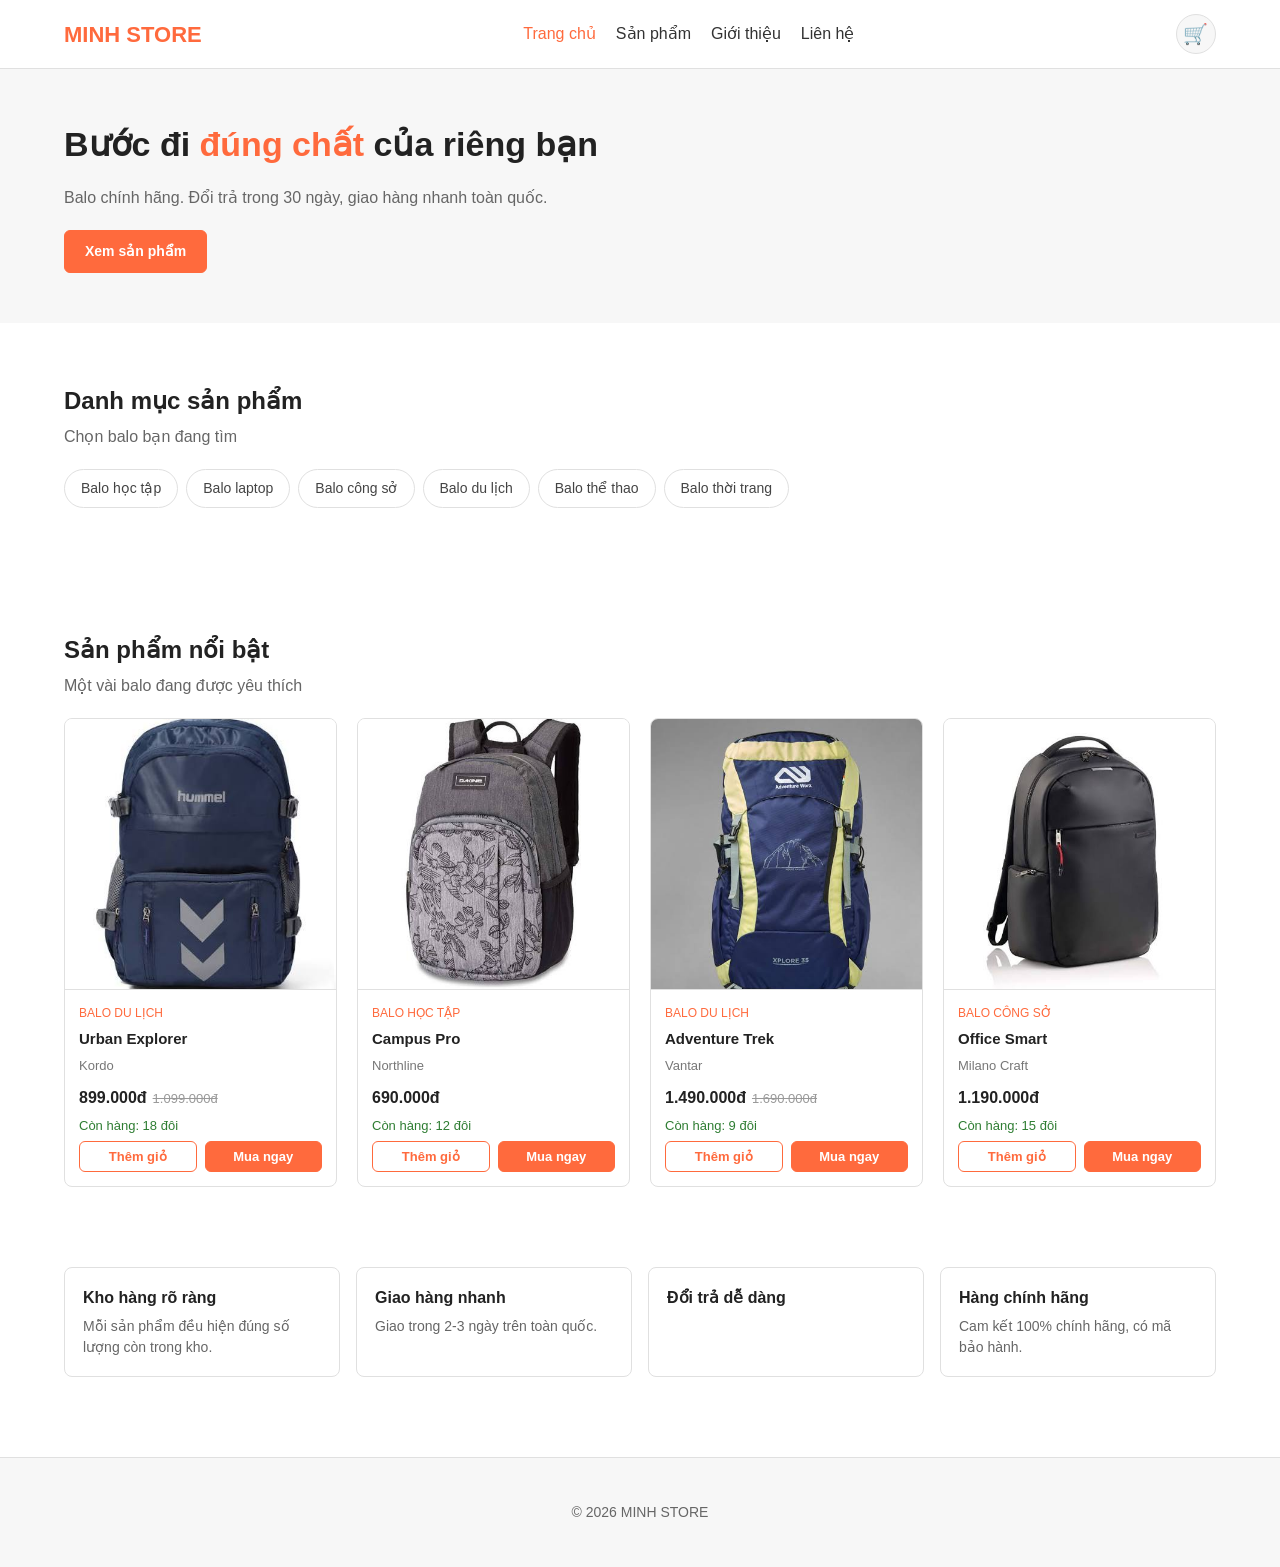
<file: index.html>
<!DOCTYPE html>
<html lang="vi">
<head>
<meta charset="UTF-8">
<meta name="viewport" content="width=device-width, initial-scale=1.0">
<title>Cửa hàng BALO</title>
<link rel="stylesheet" href="css/style.css">
</head>
<body>

<header class="header">
  <div class="container">
    <div class="logo">MINH STORE</div>
    <nav class="nav">
      <a href="index.html" class="active">Trang chủ</a>
      <a href="html/san-pham.html">Sản phẩm</a>
      <a href="html/gioi-thieu.html">Giới thiệu</a>
      <a href="html/lien-he.html">Liên hệ</a>
    </nav>
    <a href="html/san-pham.html" class="gio-hang-icon">
      🛒
      <span class="gio-hang-badge">0</span>
    </a>
  </div>
</header>

<section class="hero">
  <div class="container">
    <div class="hero-text">
      <h1>Bước đi <span>đúng chất</span> của riêng bạn</h1>
      <p>Balo chính hãng. Đổi trả trong 30 ngày, giao hàng nhanh toàn quốc.</p>
      <a href="html/san-pham.html" class="btn">Xem sản phẩm</a>
    </div>
  </div>
</section>

<section class="section">
  <div class="container">
    <h2 class="section-title">Danh mục sản phẩm</h2>
    <p class="section-sub">Chọn balo bạn đang tìm</p>
    <div class="tabs" id="tabsTrangChu"></div>
  </div>
</section>

<section class="section">
  <div class="container">
    <h2 class="section-title">Sản phẩm nổi bật</h2>
    <p class="section-sub">Một vài balo đang được yêu thích</p>
    <div class="product-grid" id="noiBatGrid"></div>
  </div>
</section>

<section class="section">
  <div class="container">
    <div class="info-grid">
      <div class="info-box"><h3>Kho hàng rõ ràng</h3><p>Mỗi sản phẩm đều hiện đúng số lượng còn trong kho.</p></div>
      <div class="info-box"><h3>Giao hàng nhanh</h3><p>Giao trong 2-3 ngày trên toàn quốc.</p></div>
      <div class="info-box"><h3>Đổi trả dễ dàng</h3></div>
      <div class="info-box"><h3>Hàng chính hãng</h3><p>Cam kết 100% chính hãng, có mã bảo hành.</p></div>
    </div>
  </div>
</section>

<footer class="footer">
  <div class="container">
    <p>© 2026 MINH STORE</p>
  </div>
</footer>

<script src="js/data.js"></script>
<script src="js/cart.js"></script>
<script src="js/main.js"></script>
</body>
</html>
</file>
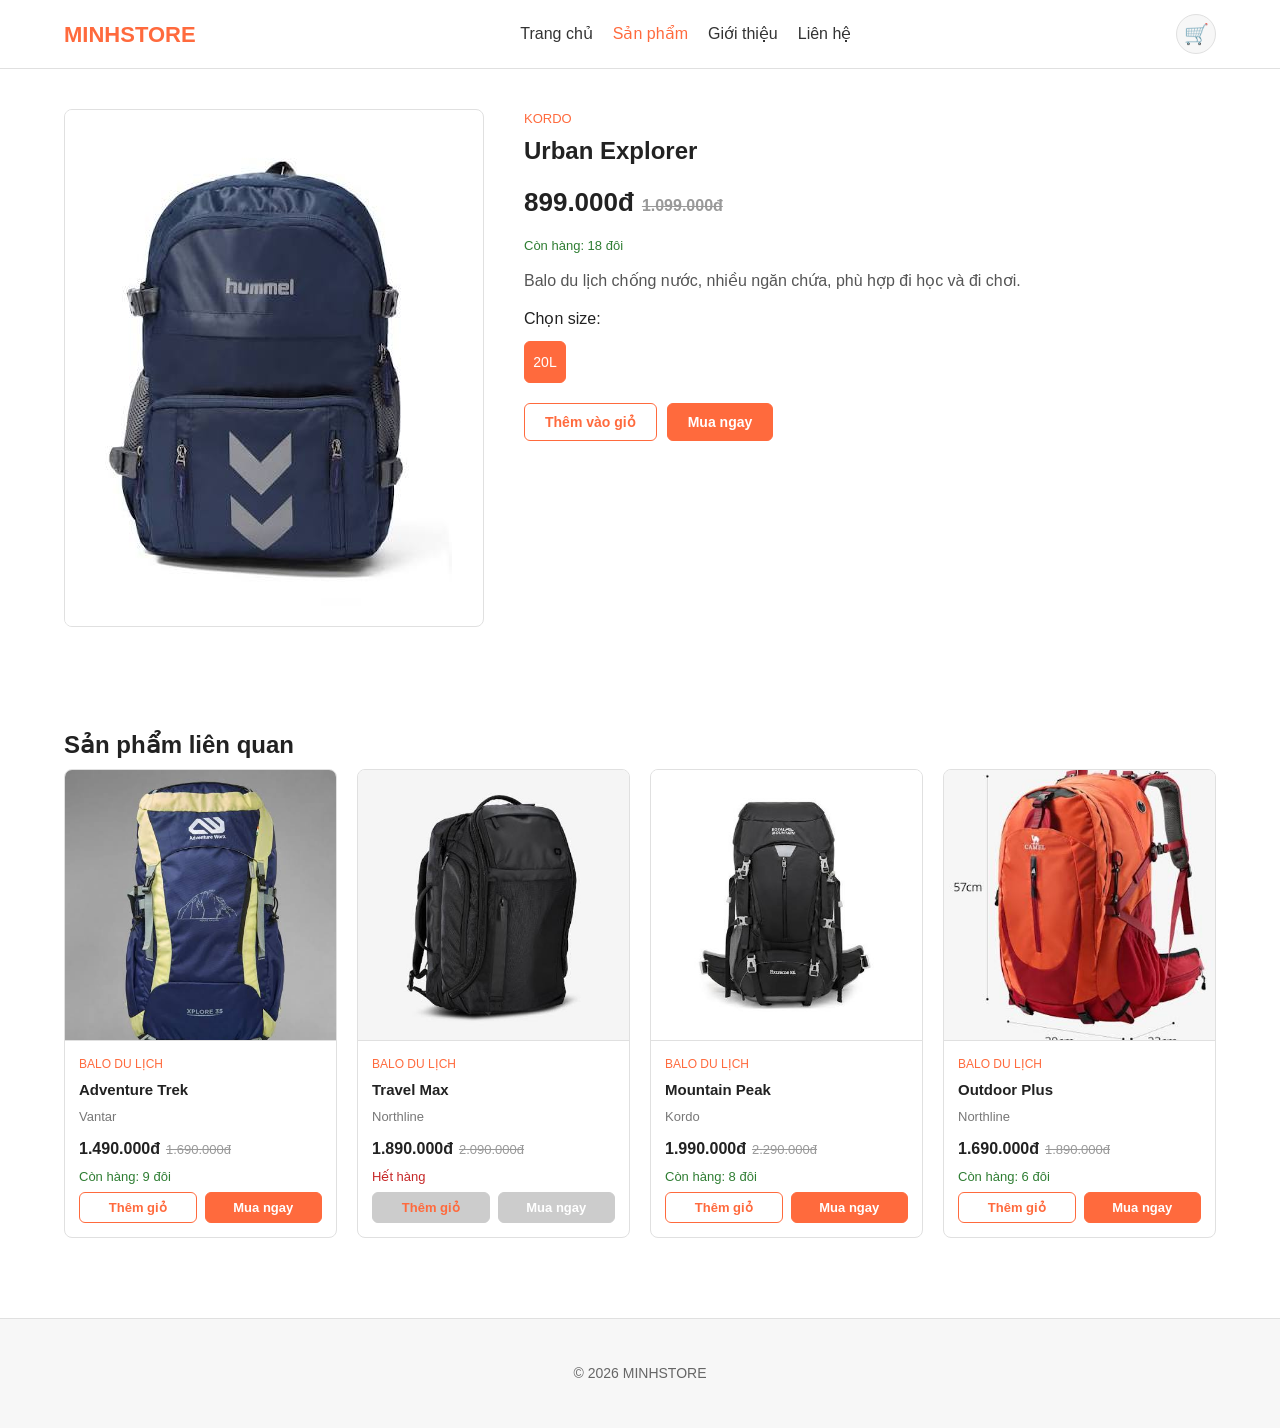
<file: html/chi-tiet.html>
<!DOCTYPE html>
<html lang="vi">
<head>
<meta charset="UTF-8">
<meta name="viewport" content="width=device-width, initial-scale=1.0">
<title>Chi tiết sản phẩm</title>
<link rel="stylesheet" href="../css/style.css">
</head>
<body data-trang="chi-tiet">

<header class="header">
  <div class="container">
    <div class="logo">MINHSTORE</div>
    <nav class="nav">
      <a href="../index.html">Trang chủ</a>
      <a href="san-pham.html" class="active">Sản phẩm</a>
      <a href="gioi-thieu.html">Giới thiệu</a>
      <a href="lien-he.html">Liên hệ</a>
    </nav>
    <a href="san-pham.html#gio-hang" class="gio-hang-icon">
      🛒
      <span class="gio-hang-badge">0</span>
    </a>
  </div>
</header>

<section class="section">
  <div class="container">
    <div class="detail-wrap" id="chiTietWrap"></div>
  </div>
</section>

<section class="section">
  <div class="container">
    <h2 class="section-title">Sản phẩm liên quan</h2>
    <div class="product-grid" id="relatedGrid"></div>
  </div>
</section>

<footer class="footer">
  <div class="container">
    <p>© 2026 MINHSTORE</p>
  </div>
</footer>

<script src="../js/data.js"></script>
<script src="../js/cart.js"></script>
<script src="../js/main.js"></script>
</body>
</html>
</file>
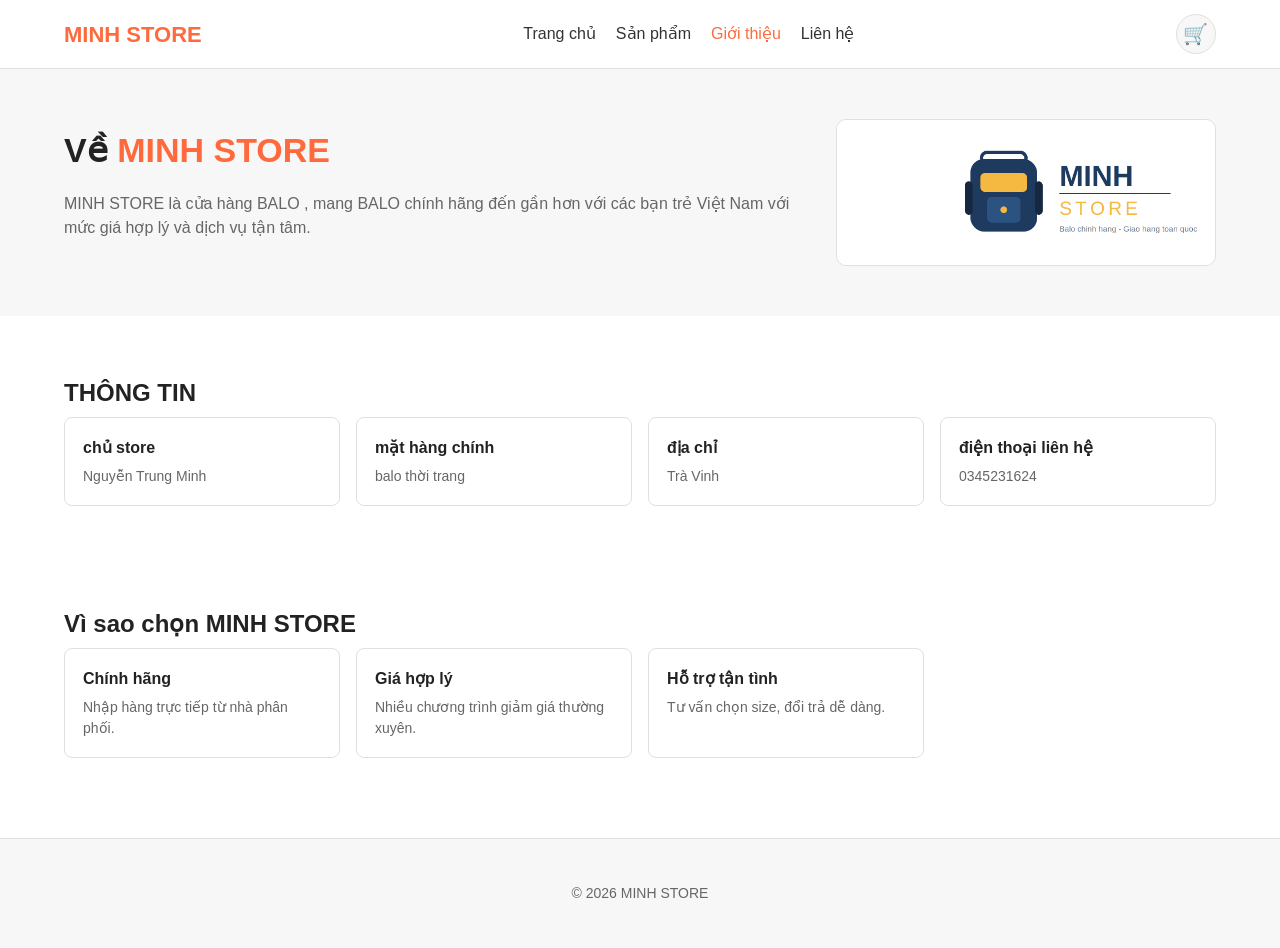
<file: html/gioi-thieu.html>
<!DOCTYPE html>
<html lang="vi">
<head>
<meta charset="UTF-8">
<meta name="viewport" content="width=device-width, initial-scale=1.0">
<title>Giới thiệu</title>
<link rel="stylesheet" href="../css/style.css">
</head>
<body>

<header class="header">
  <div class="container">
    <div class="logo">MINH STORE</div>
    <nav class="nav">
      <a href="../index.html">Trang chủ</a>
      <a href="san-pham.html">Sản phẩm</a>
      <a href="gioi-thieu.html" class="active">Giới thiệu</a>
      <a href="lien-he.html">Liên hệ</a>
    </nav>
    <a href="san-pham.html" class="gio-hang-icon">
      🛒
      <span class="gio-hang-badge">0</span>
    </a>
  </div>
</header>

<section class="hero">
  <div class="container">
    <div class="hero-text">
      <h1>Về <span>MINH STORE</span></h1>
      <p>MINH STORE là cửa hàng BALO , mang BALO chính hãng đến gần hơn với các bạn trẻ Việt Nam với mức giá hợp lý và dịch vụ tận tâm.</p>
    </div>
    <div class="hero-img">
      <img src="../assets/logo-minh-store.jpg" alt="Cửa hàng MINH STORE">
    </div>
  </div>
</section>

<section class="section">
  <div class="container">
    <h2 class="section-title">THÔNG TIN</h2>
    <div class="info-grid">
      <div class="info-box"><h3>chủ store</h3><p>Nguyễn Trung Minh</p></div>
      <div class="info-box"><h3>mặt hàng chính</h3><p>balo thời trang</p></div>
      <div class="info-box"><h3>địa chỉ</h3><p>Trà Vinh</p></div>
      <div class="info-box"><h3>điện thoại liên hệ</h3><p>0345231624</p></div>
    </div>
  </div>
</section>

<section class="section">
  <div class="container">
    <h2 class="section-title">Vì sao chọn MINH STORE</h2>
    <div class="info-grid">
      <div class="info-box"><h3>Chính hãng</h3><p>Nhập hàng trực tiếp từ nhà phân phối.</p></div>
      <div class="info-box"><h3>Giá hợp lý</h3><p>Nhiều chương trình giảm giá thường xuyên.</p></div>
      <div class="info-box"><h3>Hỗ trợ tận tình</h3><p>Tư vấn chọn size, đổi trả dễ dàng.</p></div>
    </div>
  </div>
</section>

<footer class="footer">
  <div class="container">
    <p>© 2026 MINH STORE</p>
  </div>
</footer>

<script src="../js/data.js"></script>
<script src="../js/cart.js"></script>
<script src="../js/main.js"></script>
</body>
</html>
</file>
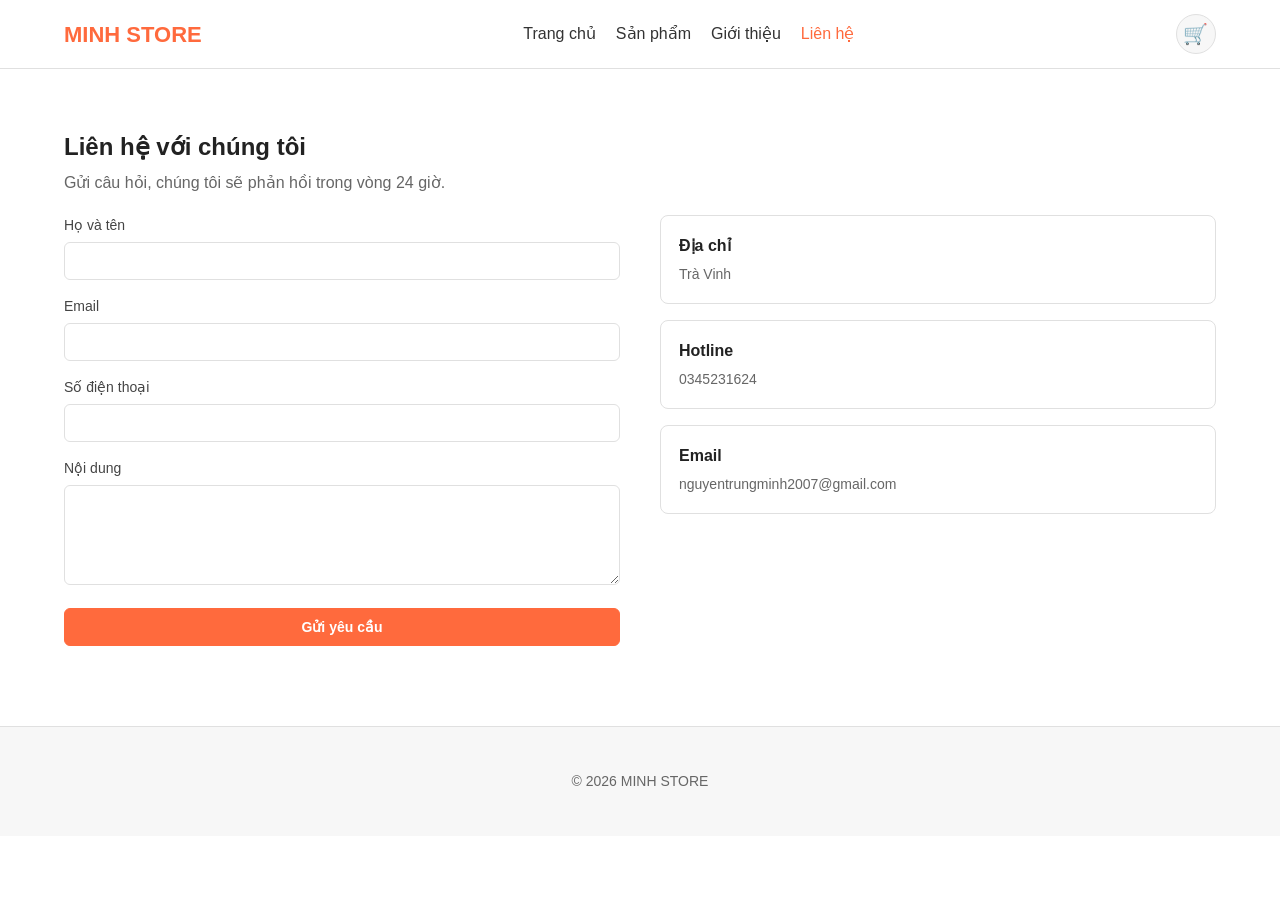
<file: html/lien-he.html>
<!DOCTYPE html>
<html lang="vi">
<head>
<meta charset="UTF-8">
<meta name="viewport" content="width=device-width, initial-scale=1.0">
<title>Liên hệ</title>
<link rel="stylesheet" href="../css/style.css">
</head>
<body data-trang="lien-he">

<header class="header">
  <div class="container">
    <div class="logo">MINH STORE</div>
    <nav class="nav">
      <a href="../index.html">Trang chủ</a>
      <a href="san-pham.html">Sản phẩm</a>
      <a href="gioi-thieu.html">Giới thiệu</a>
      <a href="lien-he.html" class="active">Liên hệ</a>
    </nav>
    <a href="san-pham.html#gio-hang" class="gio-hang-icon">
      🛒
      <span class="gio-hang-badge">0</span>
    </a>
  </div>
</header>

<section class="section">
  <div class="container">
    <h1 class="section-title">Liên hệ với chúng tôi</h1>
    <p class="section-sub">Gửi câu hỏi, chúng tôi sẽ phản hồi trong vòng 24 giờ.</p>

    <div style="display:flex; gap:40px; flex-wrap:wrap">
      <form id="contactForm" style="flex:1; min-width:280px">
        <div class="form-group">
          <label for="ten">Họ và tên</label>
          <input type="text" id="ten" required>
        </div>
        <div class="form-group">
          <label for="email">Email</label>
          <input type="email" id="email" required>
        </div>
        <div class="form-group">
          <label for="sdt">Số điện thoại</label>
          <input type="tel" id="sdt">
        </div>
        <div class="form-group">
          <label for="noidung">Nội dung</label>
          <textarea id="noidung" required></textarea>
        </div>
        <button type="submit" class="btn btn-full">Gửi yêu cầu</button>
        <p class="thong-bao" id="thongBaoGui">Đã gửi thành công (đây là trang demo).</p>
      </form>

      <div style="flex:1; min-width:280px">
        <div class="info-box" style="margin-bottom:16px">
          <h3>Địa chỉ</h3>
          <p>Trà Vinh</p>
        </div>
        <div class="info-box" style="margin-bottom:16px">
          <h3>Hotline</h3>
          <p>0345231624</p>
        </div>
        <div class="info-box">
          <h3>Email</h3>
          <p>nguyentrungminh2007@gmail.com</p>
        </div>
      </div>
    </div>
  </div>
</section>

<footer class="footer">
  <div class="container">
    <p>© 2026 MINH STORE</p>
  </div>
</footer>

<script src="../js/data.js"></script>
<script src="../js/cart.js"></script>
<script src="../js/main.js"></script>
</body>
</html>
</file>
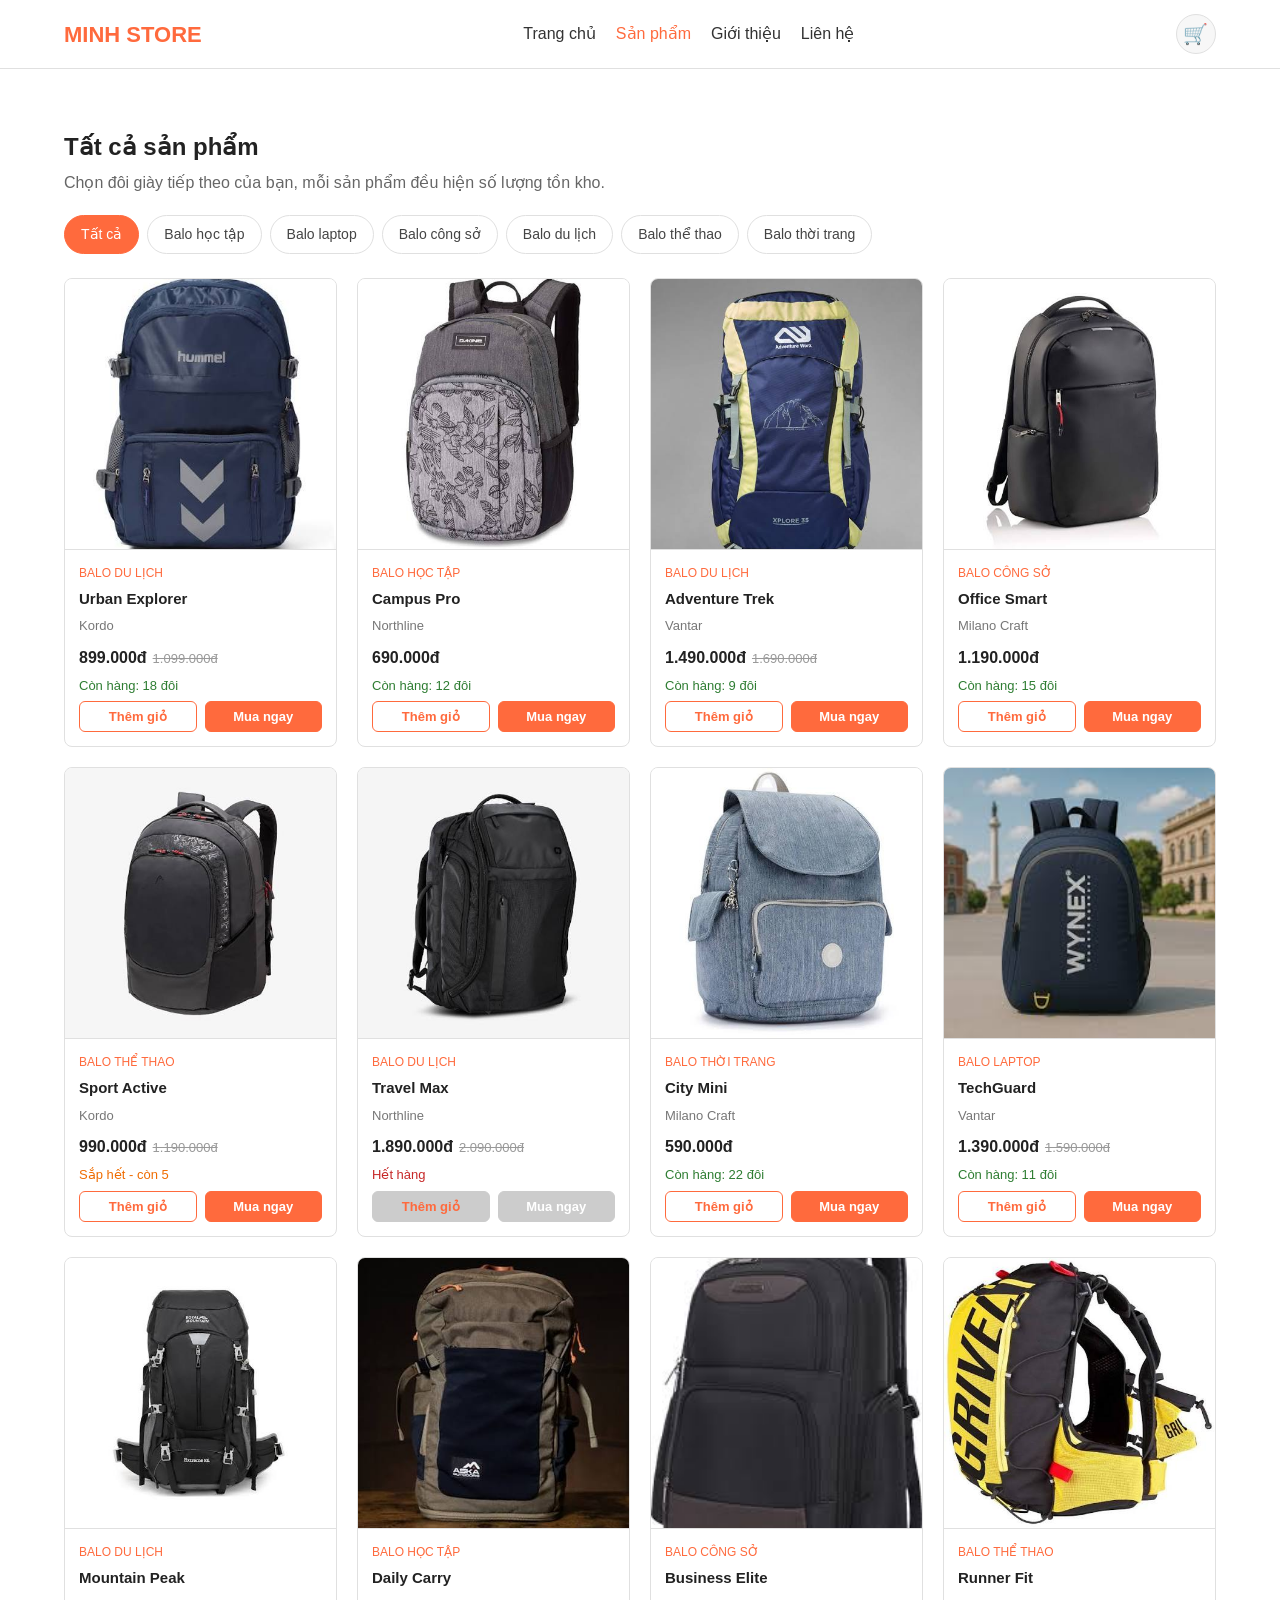
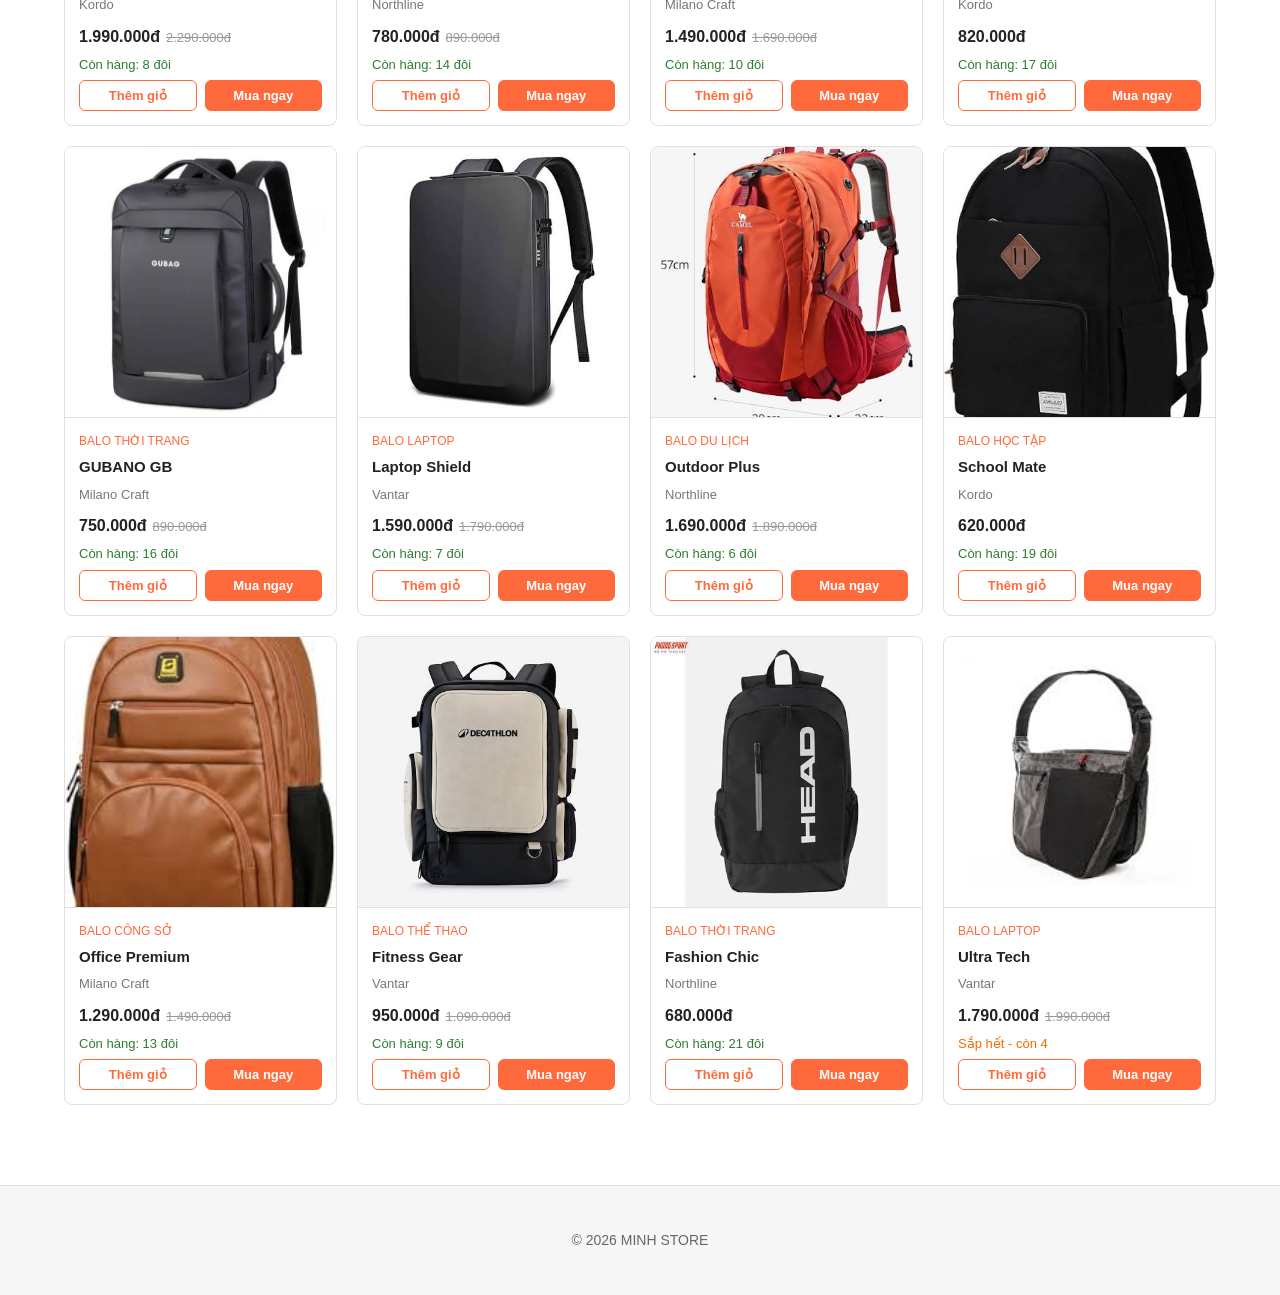
<file: html/san-pham.html>
<!DOCTYPE html>
<html lang="vi">
<head>
<meta charset="UTF-8">
<meta name="viewport" content="width=device-width, initial-scale=1.0">
<title>Sản phẩm</title>
<link rel="stylesheet" href="../css/style.css">
</head>
<body data-trang="san-pham">

<header class="header">
  <div class="container">
    <div class="logo">MINH STORE</div>
    <nav class="nav">
      <a href="../index.html">Trang chủ</a>
      <a href="san-pham.html" class="active">Sản phẩm</a>
      <a href="gioi-thieu.html">Giới thiệu</a>
      <a href="lien-he.html">Liên hệ</a>
    </nav>
    <div class="gio-hang-icon" id="cartToggleBtn" style="cursor:pointer">
      🛒
      <span class="gio-hang-badge">0</span>
    </div>
  </div>
</header>

<section class="section">
  <div class="container">
    <h1 class="section-title">Tất cả sản phẩm</h1>
    <p class="section-sub">Chọn đôi giày tiếp theo của bạn, mỗi sản phẩm đều hiện số lượng tồn kho.</p>

    <div class="cart-box" id="cartBox">
      <h3>Giỏ hàng của bạn</h3>
      <div id="cartItems"></div>
      <div class="cart-total">
        <span>Tạm tính</span>
        <span id="cartTotal">0đ</span>
      </div>
      <button class="btn btn-full" onclick="suKienThanhToan()">Thanh toán</button>
    </div>

    <div class="tabs" id="tabs"></div>
    <div class="product-grid" id="productGrid"></div>
  </div>
</section>

<footer class="footer">
  <div class="container">
    <p>© 2026 MINH STORE</p>
  </div>
</footer>

<script src="../js/data.js"></script>
<script src="../js/cart.js"></script>
<script src="../js/main.js"></script>
</body>
</html>
</file>
<file: css/style.css>
/* style.css - giao diện chung cho website bán giày */

* {
  box-sizing: border-box;
}

body {
  margin: 0;
  font-family: 'Segoe UI', Tahoma, Arial, sans-serif;
  color: #222;
  background: #fff;
  line-height: 1.5;
}

a {
  color: inherit;
  text-decoration: none;
}

img {
  max-width: 100%;
  display: block;
}

.container {
  width: 90%;
  max-width: 1200px;
  margin: 0 auto;
}

/* ---------- Header ---------- */
.header {
  background: #fff;
  border-bottom: 1px solid #e0e0e0;
  padding: 14px 0;
}

.header .container {
  display: flex;
  align-items: center;
  justify-content: space-between;
  flex-wrap: wrap;
  gap: 12px;
}

.logo {
  font-size: 22px;
  font-weight: bold;
  color: #ff6a3d;
}

.nav {
  display: flex;
  gap: 20px;
}

.nav a {
  font-weight: 500;
  color: #333;
}

.nav a:hover,
.nav a.active {
  color: #ff6a3d;
}

.gio-hang-icon {
  position: relative;
  font-size: 20px;
  border: 1px solid #e0e0e0;
  border-radius: 50%;
  width: 40px;
  height: 40px;
  display: flex;
  align-items: center;
  justify-content: center;
  background: #f7f7f7;
}

.gio-hang-badge {
  position: absolute;
  top: -6px;
  right: -6px;
  background: #ff6a3d;
  color: #fff;
  font-size: 11px;
  min-width: 18px;
  height: 18px;
  border-radius: 50%;
  text-align: center;
  line-height: 18px;
  display: none;
}

/* ---------- Nút bấm ---------- */
.btn {
  display: inline-block;
  padding: 10px 20px;
  border-radius: 6px;
  border: 1px solid #ff6a3d;
  background: #ff6a3d;
  color: #fff;
  font-weight: 600;
  font-size: 14px;
  cursor: pointer;
}

.btn:hover {
  background: #e85a2f;
}

.btn:disabled {
  background: #ccc;
  border-color: #ccc;
  cursor: not-allowed;
}

.btn-outline {
  background: #fff;
  color: #ff6a3d;
}

.btn-outline:hover {
  background: #fff3ee;
}

.btn-small {
  padding: 7px 12px;
  font-size: 13px;
}

.btn-full {
  width: 100%;
}

/* ---------- Hero (trang chủ) ---------- */
.hero {
  background: #f7f7f7;
  padding: 50px 0;
}

.hero .container {
  display: flex;
  align-items: center;
  gap: 40px;
  flex-wrap: wrap;
}

.hero-text {
  flex: 1;
  min-width: 280px;
}

.hero-text h1 {
  font-size: 34px;
  margin: 0 0 12px;
}

.hero-text h1 span {
  color: #ff6a3d;
}

.hero-text p {
  color: #666;
  margin-bottom: 20px;
}

.hero-img {
  flex: 1;
  min-width: 260px;
  max-width: 380px;
}

.hero-img img {
  border-radius: 10px;
  border: 1px solid #e0e0e0;
}

/* ---------- Tiêu đề khu vực ---------- */
.section {
  padding: 40px 0;
}

.section-title {
  font-size: 24px;
  margin-bottom: 6px;
}

.section-sub {
  color: #666;
  margin: 0 0 20px;
}

/* ---------- Tab danh mục ---------- */
.tabs {
  display: flex;
  flex-wrap: wrap;
  gap: 8px;
  margin-bottom: 24px;
}

.tab {
  padding: 8px 16px;
  border: 1px solid #e0e0e0;
  border-radius: 20px;
  background: #fff;
  color: #444;
  font-size: 14px;
  cursor: pointer;
}

.tab.active {
  background: #ff6a3d;
  border-color: #ff6a3d;
  color: #fff;
}

/* ---------- Lưới sản phẩm ---------- */
.product-grid {
  display: grid;
  grid-template-columns: repeat(4, 1fr);
  gap: 20px;
}

.product-card {
  border: 1px solid #e0e0e0;
  border-radius: 8px;
  overflow: hidden;
  background: #fff;
  display: flex;
  flex-direction: column;
}

.product-card img {
  width: 100%;
  aspect-ratio: 1/1;
  object-fit: cover;
  border-bottom: 1px solid #e0e0e0;
}

.product-info {
  padding: 14px;
  display: flex;
  flex-direction: column;
  gap: 6px;
  flex: 1;
}

.product-category {
  font-size: 12px;
  color: #ff6a3d;
  text-transform: uppercase;
}

.product-name {
  font-weight: 700;
  font-size: 15px;
}

.product-brand {
  color: #777;
  font-size: 13px;
}

.product-price {
  margin-top: 4px;
}

.product-price .gia-moi {
  font-weight: 700;
  font-size: 16px;
}

.product-price .gia-cu {
  color: #999;
  text-decoration: line-through;
  font-size: 13px;
  margin-left: 6px;
}

.product-stock {
  font-size: 13px;
  color: #2e7d32;
}

.product-stock.het-hang {
  color: #c62828;
}

.product-stock.sap-het {
  color: #ef6c00;
}

.product-buttons {
  margin-top: auto;
  display: flex;
  gap: 8px;
}

.product-buttons .btn {
  flex: 1;
  text-align: center;
}

/* ---------- Trang chi tiết ---------- */
.detail-wrap {
  display: flex;
  gap: 40px;
  flex-wrap: wrap;
}

.detail-img {
  flex: 1;
  min-width: 280px;
  max-width: 420px;
  border: 1px solid #e0e0e0;
  border-radius: 8px;
  overflow: hidden;
}

.detail-info {
  flex: 1;
  min-width: 280px;
}

.detail-info h1 {
  font-size: 24px;
  margin: 4px 0 8px;
}

.detail-info .brand {
  color: #ff6a3d;
  font-size: 13px;
  text-transform: uppercase;
}

.detail-info .price {
  margin: 14px 0;
  font-size: 26px;
  font-weight: 700;
}

.detail-info .price .gia-cu {
  font-size: 16px;
  color: #999;
  text-decoration: line-through;
  margin-left: 8px;
}

.detail-info .mo-ta {
  color: #555;
  margin: 14px 0;
}

.size-list {
  display: flex;
  flex-wrap: wrap;
  gap: 8px;
  margin: 10px 0 20px;
}

.size-item {
  width: 42px;
  height: 42px;
  border: 1px solid #e0e0e0;
  border-radius: 6px;
  display: flex;
  align-items: center;
  justify-content: center;
  cursor: pointer;
  font-size: 14px;
}

.size-item.active {
  background: #ff6a3d;
  border-color: #ff6a3d;
  color: #fff;
}

.detail-buttons {
  display: flex;
  gap: 10px;
  margin-top: 10px;
  flex-wrap: wrap;
}

/* ---------- Giỏ hàng ---------- */
.cart-box {
  display: none;
  border: 1px solid #e0e0e0;
  border-radius: 8px;
  padding: 16px;
  margin-bottom: 30px;
  background: #f9f9f9;
}

.cart-box.show {
  display: block;
}

.cart-line {
  display: flex;
  align-items: center;
  gap: 12px;
  padding: 10px 0;
  border-bottom: 1px solid #e0e0e0;
}

.cart-line img {
  width: 56px;
  height: 56px;
  object-fit: cover;
  border-radius: 6px;
}

.cart-line-info {
  flex: 1;
}

.cart-line-info .ten {
  font-weight: 600;
}

.cart-line-info .meta {
  font-size: 13px;
  color: #777;
}

.cart-total {
  display: flex;
  justify-content: space-between;
  font-weight: 700;
  margin: 14px 0;
  font-size: 16px;
}

/* ---------- Form liên hệ ---------- */
.form-group {
  margin-bottom: 16px;
}

.form-group label {
  display: block;
  margin-bottom: 6px;
  font-size: 14px;
  color: #444;
}

.form-group input,
.form-group select,
.form-group textarea {
  width: 100%;
  padding: 10px;
  border: 1px solid #e0e0e0;
  border-radius: 6px;
  font-size: 14px;
  font-family: inherit;
}

.form-group textarea {
  min-height: 100px;
  resize: vertical;
}

.thong-bao {
  color: #2e7d32;
  margin-top: 10px;
  display: none;
}

/* ---------- Khối thông tin nhỏ ---------- */
.info-grid {
  display: grid;
  grid-template-columns: repeat(4, 1fr);
  gap: 16px;
}

.info-box {
  border: 1px solid #e0e0e0;
  border-radius: 8px;
  padding: 18px;
}

.info-box h3 {
  margin: 0 0 6px;
  font-size: 16px;
}

.info-box p {
  margin: 0;
  color: #666;
  font-size: 14px;
}

/* ---------- Footer ---------- */
.footer {
  background: #f7f7f7;
  border-top: 1px solid #e0e0e0;
  padding: 30px 0;
  margin-top: 40px;
  color: #666;
  font-size: 14px;
  text-align: center;
}

/* ---------- Responsive ---------- */
@media (max-width: 900px) {
  .product-grid {
    grid-template-columns: repeat(2, 1fr);
  }
  .info-grid {
    grid-template-columns: repeat(2, 1fr);
  }
}

@media (max-width: 600px) {
  .nav {
    width: 100%;
    justify-content: center;
    flex-wrap: wrap;
  }
  .product-grid {
    grid-template-columns: 1fr 1fr;
    gap: 12px;
  }
  .info-grid {
    grid-template-columns: 1fr;
  }
}
</file>
